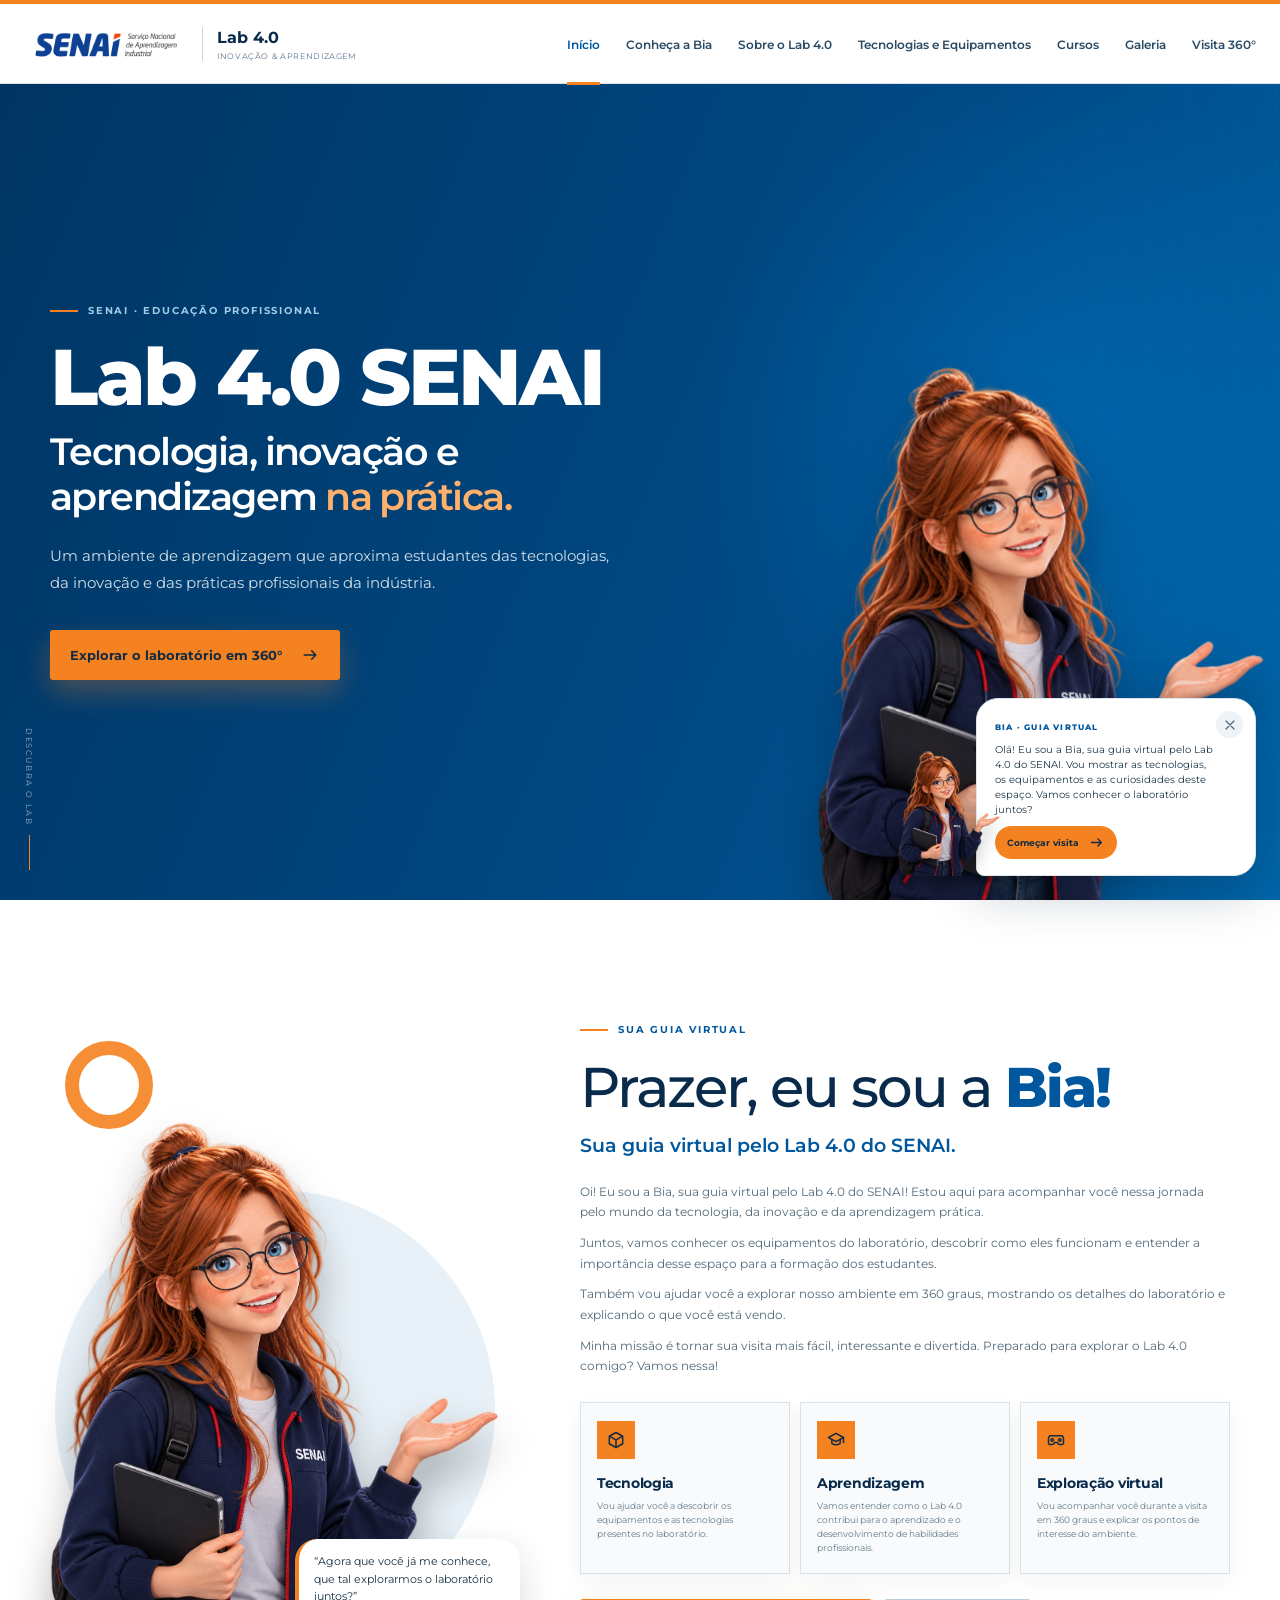
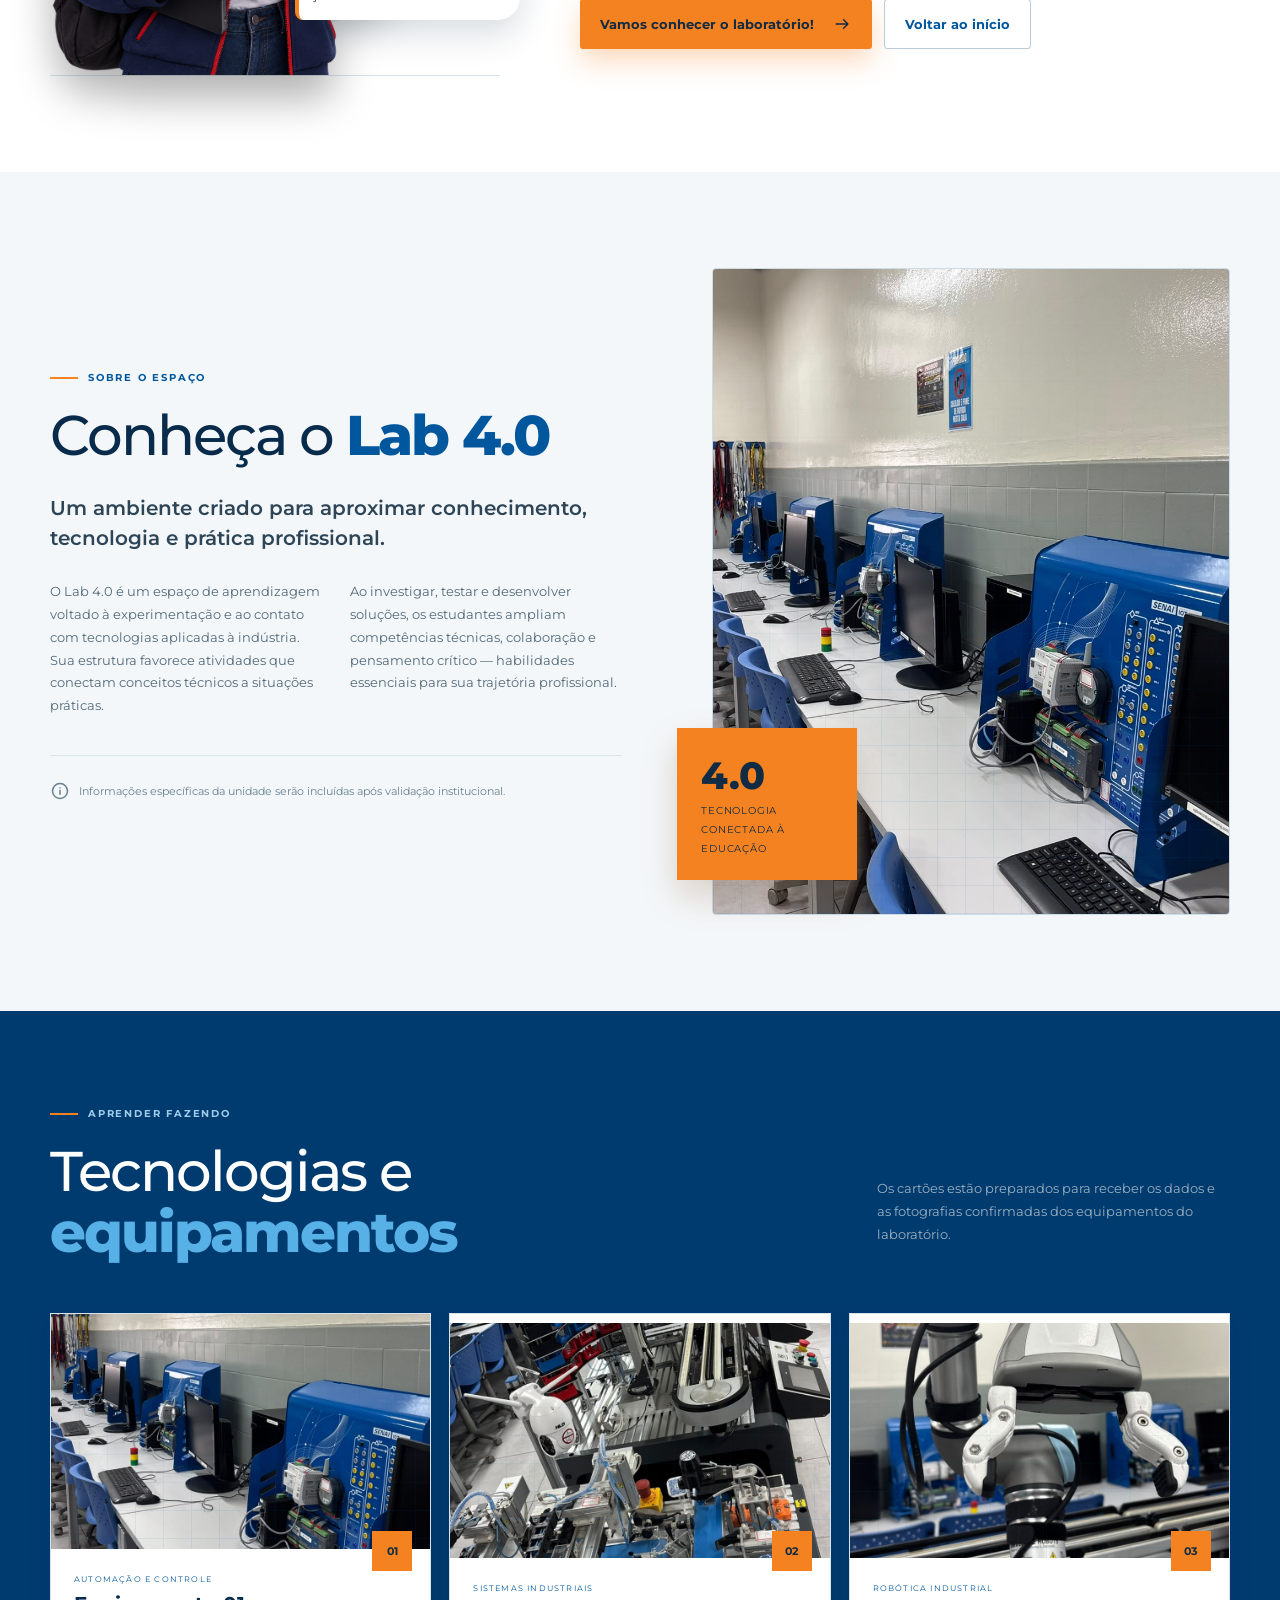
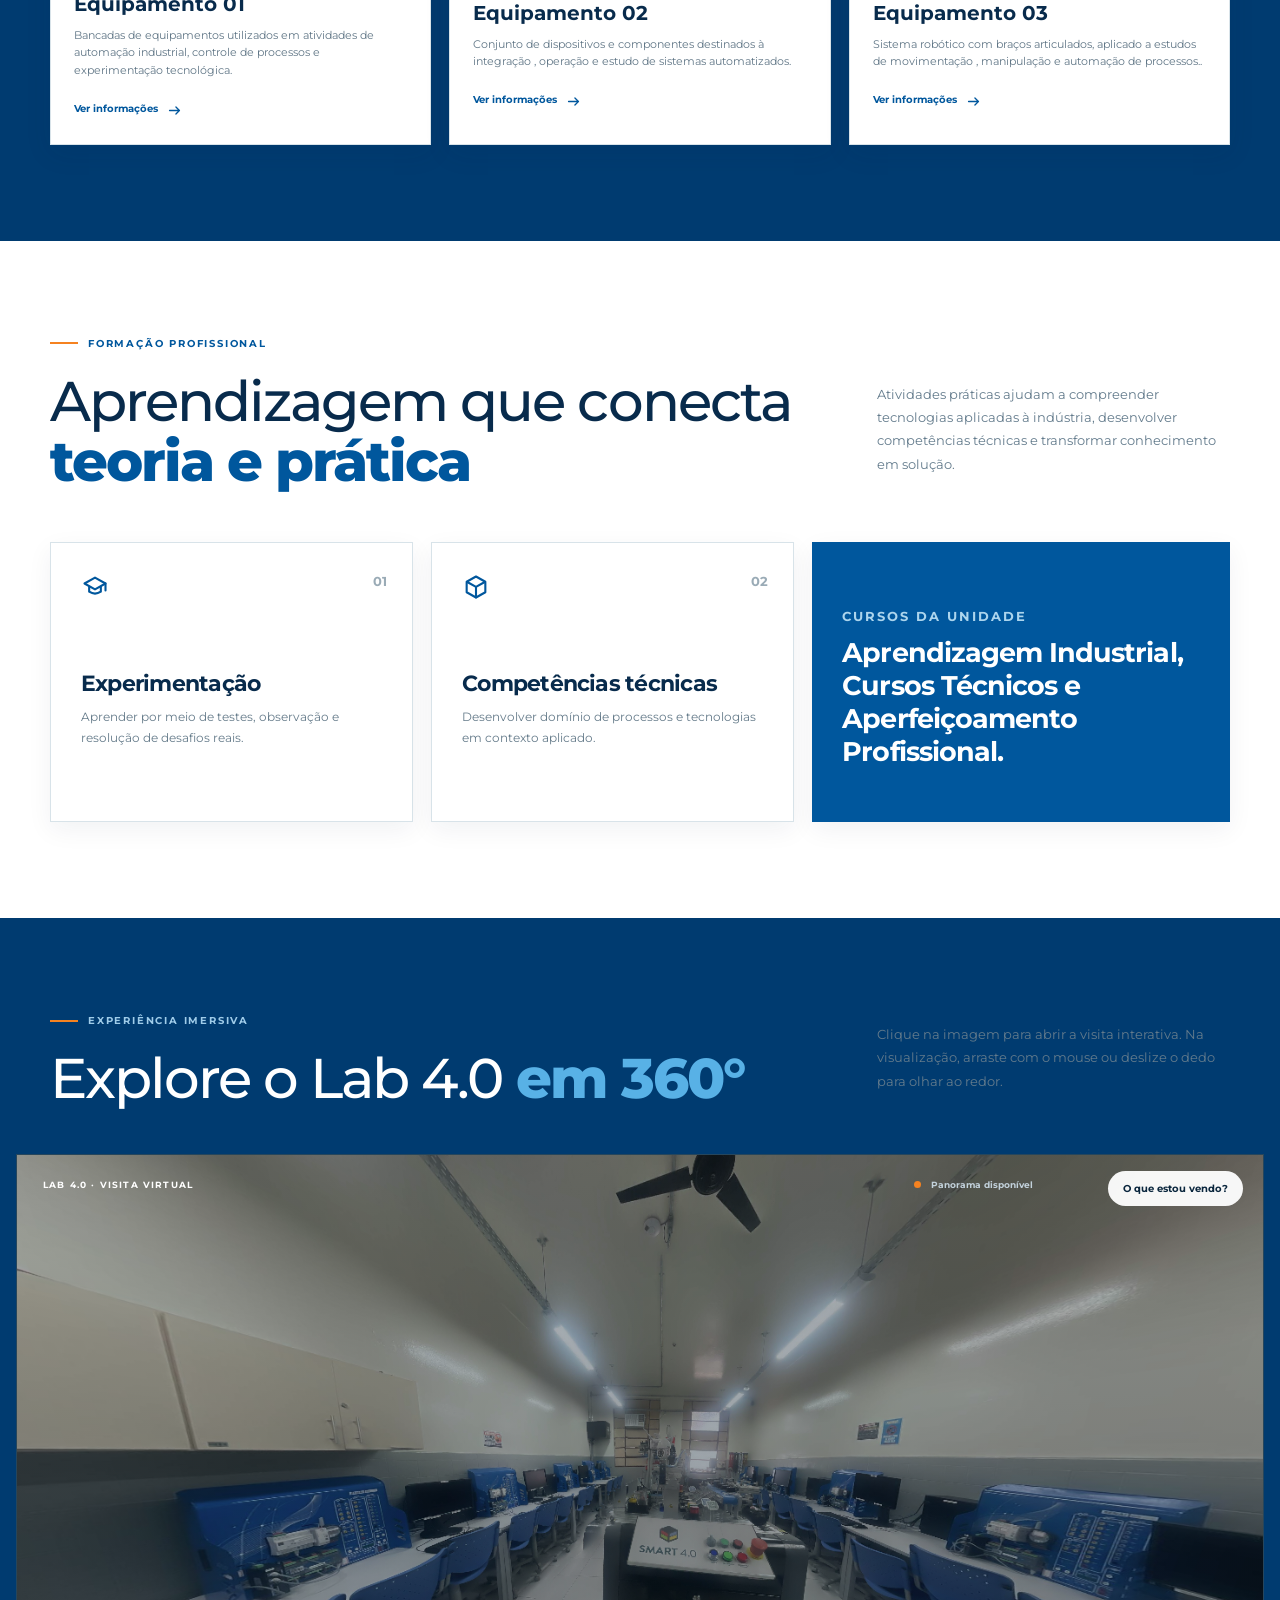
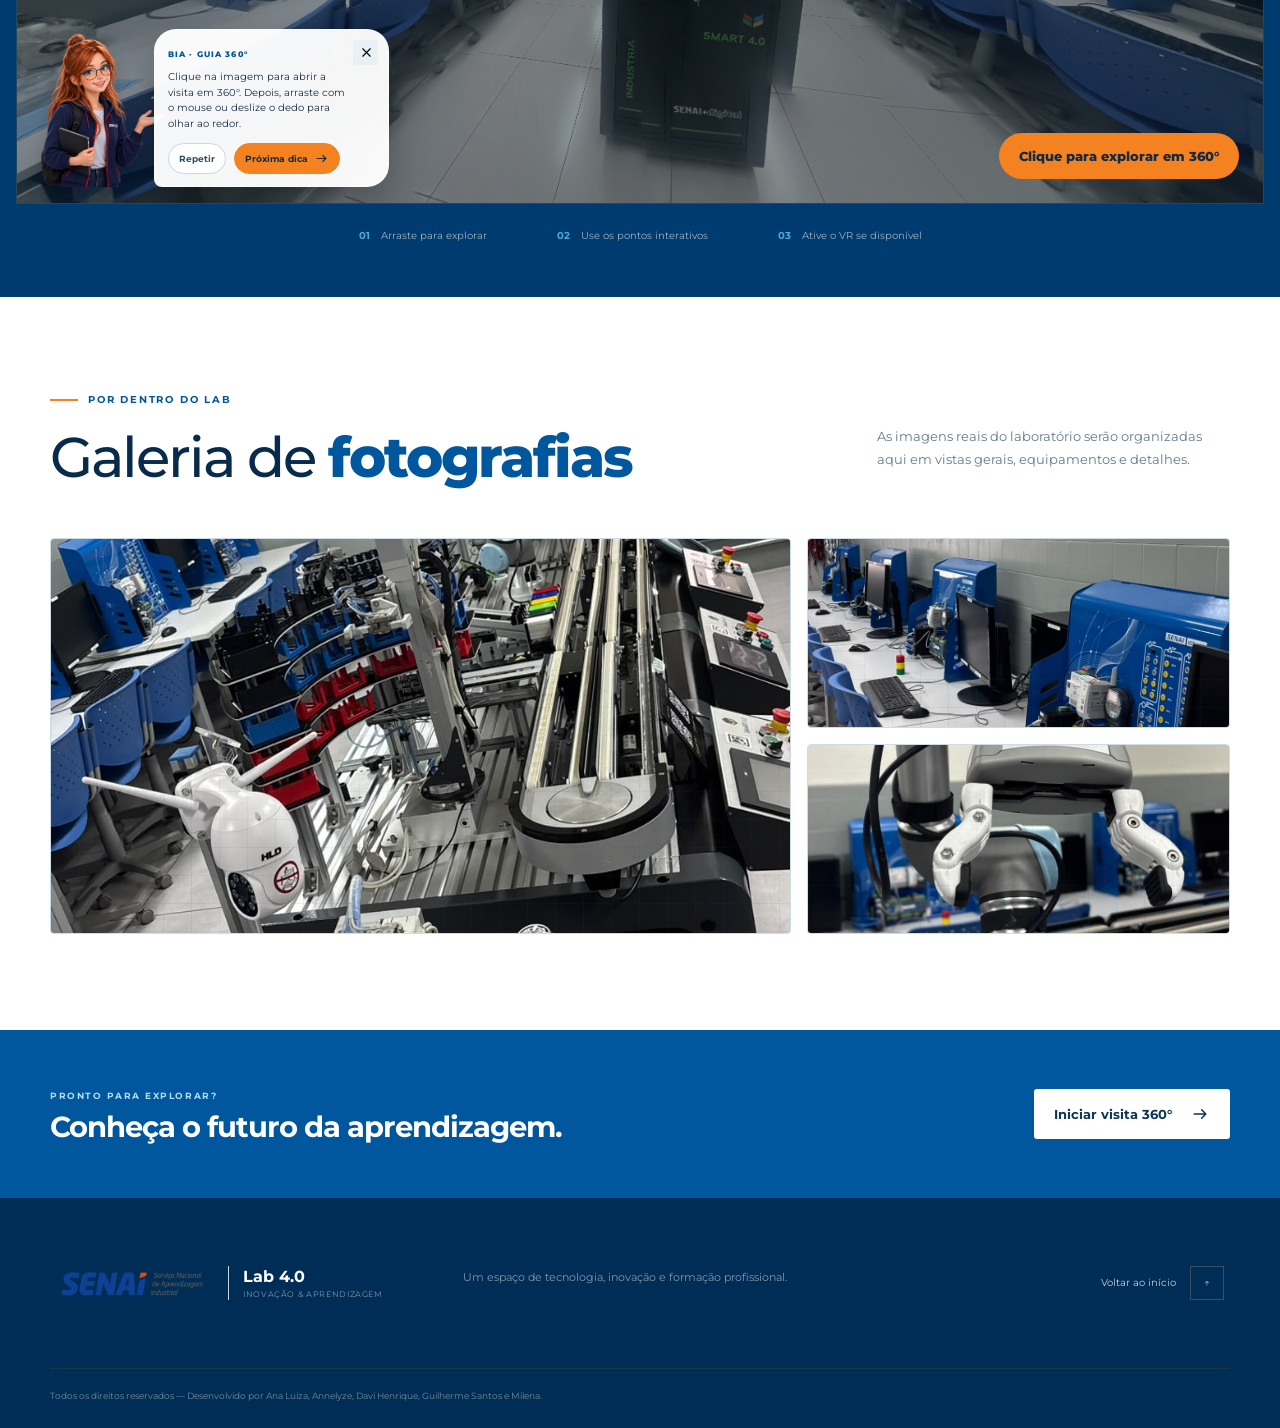
<file: index.html>
<!doctype html>
<html lang="pt-BR">
  <head>
    <meta charset="UTF-8" />
    <meta name="viewport" content="width=device-width, initial-scale=1.0" />
    <meta
      name="description"
      content="Conheça o Lab 4.0 do SENAI e explore sua experiência virtual em 360 graus."
    />
    <title>Lab 4.0 SENAI</title>
    <link rel="stylesheet" href="style.css" />
  </head>
  <body>
    <header class="site-header">
      <div class="topline"></div>
      <div class="header-inner">
        <a class="brand" href="#inicio" aria-label="Lab 4.0 SENAI — início"
          ><span class="brand__logo-wrap"
            ><img
              class="brand__logo"
              src="senai-logo-oficial.png"
              alt="SENAI — Serviço Nacional de Aprendizagem Industrial" /></span
          ><span class="brand__divider"></span
          ><span class="brand__project"
            ><b>Lab 4.0</b><small>Inovação &amp; aprendizagem</small></span
          ></a
        ><button
          class="menu-toggle"
          aria-expanded="false"
          aria-label="Abrir menu"
        >
          <svg
            aria-hidden="true"
            width="24"
            height="24"
            viewBox="0 0 24 24"
            fill="none"
            stroke="currentColor"
            stroke-width="1.8"
            stroke-linecap="round"
            stroke-linejoin="round"
          >
            <path d="M4 7h16M4 12h16M4 17h16"></path>
          </svg>
        </button>
        <nav class="nav" aria-label="Navegação principal">
          <a href="#inicio" class="active">Início</a
          ><a href="#bia" class="">Conheça a Bia</a
          ><a href="#sobre" class="">Sobre o Lab 4.0</a
          ><a href="#tecnologias" class="">Tecnologias e Equipamentos</a
          ><a href="#cursos" class="">Cursos</a
          ><a href="#galeria" class="">Galeria</a
          ><a href="#visita" class="">Visita 360°</a>
        </nav>
      </div>
    </header>
    <main>
      <section id="inicio" class="hero">
        <div class="hero__wash"></div>
        <div class="hero__content">
          <p class="eyebrow"><span></span> SENAI · EDUCAÇÃO PROFISSIONAL</p>
          <h1>Lab 4.0 SENAI</h1>
          <p class="hero__lead">
            Tecnologia, inovação e aprendizagem <em>na prática.</em>
          </p>
          <p class="hero__copy">
            Um ambiente de aprendizagem que aproxima estudantes das tecnologias,
            da inovação e das práticas profissionais da indústria.
          </p>
          <button class="button button--primary">
            Explorar o laboratório em 360°
            <svg
              aria-hidden="true"
              width="20"
              height="20"
              viewBox="0 0 24 24"
              fill="none"
              stroke="currentColor"
              stroke-width="1.8"
              stroke-linecap="round"
              stroke-linejoin="round"
            >
              <path d="M5 12h14m-5-5 5 5-5 5"></path>
            </svg>
          </button>
        </div>
        <div class="hero__bia">
          <figure class="bia">
            <img
              src="bia-transparent.png"
              alt="Bia, guia virtual do projeto: jovem estudante ruiva com óculos, sardas, jaqueta azul-marinho e tablet"
            />
          </figure>
        </div>
        <div class="hero__scroll">DESCUBRA O LAB <span></span></div>
      </section>
      <section id="bia" class="section section--bia">
        <div class="container bia-profile">
          <div class="bia-profile__visual">
            <figure class="bia">
              <img
                src="bia-transparent.png"
                alt="Bia, guia virtual do projeto: jovem estudante ruiva com óculos, sardas, jaqueta azul-marinho e tablet"
              />
            </figure>
            <span class="bia-profile__accent" aria-hidden="true"></span>
            <div class="bia-profile__message">
              “Agora que você já me conhece, que tal explorarmos o laboratório
              juntos?”
            </div>
          </div>
          <div class="bia-profile__content">
            <p class="eyebrow eyebrow--blue"><span></span> SUA GUIA VIRTUAL</p>
            <h2>Prazer, eu sou a <strong>Bia!</strong></h2>
            <p class="bia-profile__subtitle">
              Sua guia virtual pelo Lab 4.0 do SENAI.
            </p>
            <div class="bia-profile__intro">
              <p>
                Oi! Eu sou a Bia, sua guia virtual pelo Lab 4.0 do SENAI! Estou
                aqui para acompanhar você nessa jornada pelo mundo da
                tecnologia, da inovação e da aprendizagem prática.
              </p>
              <p>
                Juntos, vamos conhecer os equipamentos do laboratório, descobrir
                como eles funcionam e entender a importância desse espaço para a
                formação dos estudantes.
              </p>
              <p>
                Também vou ajudar você a explorar nosso ambiente em 360 graus,
                mostrando os detalhes do laboratório e explicando o que você
                está vendo.
              </p>
              <p>
                Minha missão é tornar sua visita mais fácil, interessante e
                divertida. Preparado para explorar o Lab 4.0 comigo? Vamos
                nessa!
              </p>
            </div>
            <div class="bia-feature-grid">
              <article>
                <span
                  ><svg
                    aria-hidden="true"
                    width="20"
                    height="20"
                    viewBox="0 0 24 24"
                    fill="none"
                    stroke="currentColor"
                    stroke-width="1.8"
                    stroke-linecap="round"
                    stroke-linejoin="round"
                  >
                    <path d="m12 3 8 4.5v9L12 21l-8-4.5v-9L12 3Z"></path>
                    <path d="m4.5 7.7 7.5 4.2 7.5-4.2M12 12v9"></path></svg
                ></span>
                <div>
                  <h3>Tecnologia</h3>
                  <p>
                    Vou ajudar você a descobrir os equipamentos e as tecnologias
                    presentes no laboratório.
                  </p>
                </div>
              </article>
              <article>
                <span
                  ><svg
                    aria-hidden="true"
                    width="20"
                    height="20"
                    viewBox="0 0 24 24"
                    fill="none"
                    stroke="currentColor"
                    stroke-width="1.8"
                    stroke-linecap="round"
                    stroke-linejoin="round"
                  >
                    <path d="m3 9 9-5 9 5-9 5-9-5Z"></path>
                    <path d="M7 12v4c3 2 7 2 10 0v-4M21 9v6"></path></svg
                ></span>
                <div>
                  <h3>Aprendizagem</h3>
                  <p>
                    Vamos entender como o Lab 4.0 contribui para o aprendizado e
                    o desenvolvimento de habilidades profissionais.
                  </p>
                </div>
              </article>
              <article>
                <span
                  ><svg
                    aria-hidden="true"
                    width="20"
                    height="20"
                    viewBox="0 0 24 24"
                    fill="none"
                    stroke="currentColor"
                    stroke-width="1.8"
                    stroke-linecap="round"
                    stroke-linejoin="round"
                  >
                    <path
                      d="M3 9.5A2.5 2.5 0 0 1 5.5 7h13A2.5 2.5 0 0 1 21 9.5v6a2 2 0 0 1-2 2h-2.2a3 3 0 0 1-2.7-1.7L13.7 15h-3.4l-.4.8a3 3 0 0 1-2.7 1.7H5a2 2 0 0 1-2-2v-6Z"
                    ></path>
                    <circle cx="7.5" cy="12" r="1.5"></circle>
                    <circle cx="16.5" cy="12" r="1.5"></circle></svg
                ></span>
                <div>
                  <h3>Exploração virtual</h3>
                  <p>
                    Vou acompanhar você durante a visita em 360 graus e explicar
                    os pontos de interesse do ambiente.
                  </p>
                </div>
              </article>
            </div>
            <div class="bia-profile__actions">
              <button class="button button--primary">
                Vamos conhecer o laboratório!
                <svg
                  aria-hidden="true"
                  width="20"
                  height="20"
                  viewBox="0 0 24 24"
                  fill="none"
                  stroke="currentColor"
                  stroke-width="1.8"
                  stroke-linecap="round"
                  stroke-linejoin="round"
                >
                  <path d="M5 12h14m-5-5 5 5-5 5"></path>
                </svg></button
              ><button class="button button--secondary">
                Voltar ao início
              </button>
            </div>
          </div>
        </div>
      </section>
      <section id="sobre" class="section section--about">
        <div class="container split">
          <div>
            <p class="eyebrow eyebrow--blue"><span></span> SOBRE O ESPAÇO</p>
            <h2>Conheça o <strong>Lab 4.0</strong></h2>
            <p class="section-lead">
              Um ambiente criado para aproximar conhecimento, tecnologia e
              prática profissional.
            </p>
            <div class="copy-columns">
              <p>
                O Lab 4.0 é um espaço de aprendizagem voltado à experimentação e
                ao contato com tecnologias aplicadas à indústria. Sua estrutura
                favorece atividades que conectam conceitos técnicos a situações
                práticas.
              </p>
              <p>
                Ao investigar, testar e desenvolver soluções, os estudantes
                ampliam competências técnicas, colaboração e pensamento crítico
                — habilidades essenciais para sua trajetória profissional.
              </p>
            </div>
            <p class="data-note">
              <svg
                aria-hidden="true"
                width="20"
                height="20"
                viewBox="0 0 24 24"
                fill="none"
                stroke="currentColor"
                stroke-width="1.8"
                stroke-linecap="round"
                stroke-linejoin="round"
              >
                <circle cx="12" cy="12" r="9"></circle>
                <path d="M12 11v5M12 8h.01"></path>
              </svg>
              Informações específicas da unidade serão incluídas após validação
              institucional.
            </p>
          </div>
          <div class="about-media">
            <div
              class="placeholder placeholder--photo"
              role="img"
              aria-label="Vista real do ambiente. Imagem real ainda não fornecida."
            >
              <div class="placeholder__grid"></div>
              <img src="fotos 4.0.jpg" alt="" aria-hidden="true" />
              <span class="placeholder__icon"
                ><svg
                  aria-hidden="true"
                  width="28"
                  height="28"
                  viewBox="0 0 24 24"
                  fill="none"
                  stroke="currentColor"
                  stroke-width="1.8"
                  stroke-linecap="round"
                  stroke-linejoin="round"
                >
                  <rect x="3" y="4" width="18" height="16" rx="2"></rect>
                  <path d="m3 16 5-5 4 4 3-3 6 6M16 8h.01"></path></svg></span
              ><strong>Vista real do ambiente</strong
              ><small>Espaço preparado para o arquivo oficial</small>
            </div>
            <div class="stat">
              <b>4.0</b><span>tecnologia conectada à educação</span>
            </div>
          </div>
        </div>
      </section>
      <section id="tecnologias" class="section section--ink">
        <div class="container">
          <div class="section-heading section-heading--light">
            <div>
              <p class="eyebrow"><span></span> APRENDER FAZENDO</p>
              <h2>Tecnologias e <strong>equipamentos</strong></h2>
            </div>
            <p>
              Os cartões estão preparados para receber os dados e as fotografias
              confirmadas dos equipamentos do laboratório.
            </p>
          </div>
          <div class="card-grid">
            <button class="equipment-card">
              <div
                class="placeholder placeholder--photo"
                role="img"
                aria-label="Fotografia do equipamento 01. Imagem real ainda não fornecida."
              >
                <div class="placeholder__grid"></div>
                <img src="fotos 4.0.jpg" alt="" aria-hidden="true" />
                <span class="placeholder__icon"
                  ><svg
                    aria-hidden="true"
                    width="28"
                    height="28"
                    viewBox="0 0 24 24"
                    fill="none"
                    stroke="currentColor"
                    stroke-width="1.8"
                    stroke-linecap="round"
                    stroke-linejoin="round"
                  >
                    <rect x="3" y="4" width="18" height="16" rx="2"></rect>
                    <path d="m3 16 5-5 4 4 3-3 6 6M16 8h.01"></path></svg></span
                ><strong>Fotografia do equipamento 01</strong
                ><small>Espaço preparado para o arquivo oficial</small>
              </div>
              <span class="equipment-card__number">01</span
              ><span class="equipment-card__body"
                ><small>AUTOMAÇÃO E CONTROLE</small><b>Equipamento 01</b
                ><span
                  >Bancadas de equipamentos utilizados em atividades de automação industrial, 
                  controle de processos e experimentação tecnológica.</span
                ><i
                  >Ver informações
                  <svg
                    aria-hidden="true"
                    width="17"
                    height="17"
                    viewBox="0 0 24 24"
                    fill="none"
                    stroke="currentColor"
                    stroke-width="1.8"
                    stroke-linecap="round"
                    stroke-linejoin="round"
                  >
                    <path d="M5 12h14m-5-5 5 5-5 5"></path></svg></i
              ></span></button
            ><button class="equipment-card">
              <div
                class="placeholder placeholder--photo"
                role="img"
                aria-label="Fotografia do equipamento 02. Imagem real ainda não fornecida."
              >
                <div class="placeholder__grid"></div>
                <img src="fotos 4.0-2.jpg" alt="" aria-hidden="true" />
                <span class="placeholder__icon"
                  ><svg
                    aria-hidden="true"
                    width="28"
                    height="28"
                    viewBox="0 0 24 24"
                    fill="none"
                    stroke="currentColor"
                    stroke-width="1.8"
                    stroke-linecap="round"
                    stroke-linejoin="round"
                  >
                    <rect x="3" y="4" width="18" height="16" rx="2"></rect>
                    <path d="m3 16 5-5 4 4 3-3 6 6M16 8h.01"></path></svg></span
                ><strong>Fotografia do equipamento 02</strong
                ><small>Espaço preparado para o arquivo oficial</small>
              </div>
              <span class="equipment-card__number">02</span
              ><span class="equipment-card__body"
                ><small>SISTEMAS INDUSTRIAIS</small><b>Equipamento 02</b
                ><span
                  >Conjunto de dispositivos e componentes destinados à integração
                  , operação e estudo de sistemas automatizados.</span
                ><i
                  >Ver informações
                  <svg
                    aria-hidden="true"
                    width="17"
                    height="17"
                    viewBox="0 0 24 24"
                    fill="none"
                    stroke="currentColor"
                    stroke-width="1.8"
                    stroke-linecap="round"
                    stroke-linejoin="round"
                  >
                    <path d="M5 12h14m-5-5 5 5-5 5"></path></svg></i
              ></span></button
            ><button class="equipment-card">
              <div
                class="placeholder placeholder--photo"
                role="img"
                aria-label="Fotografia do equipamento 03. Imagem real ainda não fornecida."
              >
                <div class="placeholder__grid"></div>
                <img src="fotos 4.0-4.jpg" alt="" aria-hidden="true" />
                <span class="placeholder__icon"
                  ><svg
                    aria-hidden="true"
                    width="28"
                    height="28"
                    viewBox="0 0 24 24"
                    fill="none"
                    stroke="currentColor"
                    stroke-width="1.8"
                    stroke-linecap="round"
                    stroke-linejoin="round"
                  >
                    <rect x="3" y="4" width="18" height="16" rx="2"></rect>
                    <path d="m3 16 5-5 4 4 3-3 6 6M16 8h.01"></path></svg></span
                ><strong>Fotografia do equipamento 03</strong
                ><small>Espaço preparado para o arquivo oficial</small>
              </div>
              <span class="equipment-card__number">03</span
              ><span class="equipment-card__body"
                ><small>ROBÓTICA INDUSTRIAL</small><b>Equipamento 03</b
                ><span
                  >Sistema robótico com braços articulados, aplicado a estudos de movimentação
                  , manipulação e automação de processos..</span
                ><i
                  >Ver informações
                  <svg
                    aria-hidden="true"
                    width="17"
                    height="17"
                    viewBox="0 0 24 24"
                    fill="none"
                    stroke="currentColor"
                    stroke-width="1.8"
                    stroke-linecap="round"
                    stroke-linejoin="round"
                  >
                    <path d="M5 12h14m-5-5 5 5-5 5"></path></svg></i
              ></span>
            </button>
          </div>
          <dialog class="equipment-dialog" aria-labelledby="equipment-dialog-title">
            <button
              class="equipment-dialog__close"
              type="button"
              aria-label="Fechar informações"
            >
              ×
            </button>
            <small class="equipment-dialog__category"></small>
            <h3 id="equipment-dialog-title"></h3>
            <p class="equipment-dialog__description"></p>
            <p class="equipment-dialog__note">
              Estas informações apresentam as atividades relacionadas a este
              equipamento no laboratório.
            </p>
          </dialog>
        </div>
      </section>
      <section id="cursos" class="section">
        <div class="container">
          <div class="section-heading">
            <div>
              <p class="eyebrow eyebrow--blue">
                <span></span> FORMAÇÃO PROFISSIONAL
              </p>
              <h2>
                Aprendizagem que conecta <strong>teoria e prática</strong>
              </h2>
            </div>
            <p>
              Atividades práticas ajudam a compreender tecnologias aplicadas à
              indústria, desenvolver competências técnicas e transformar
              conhecimento em solução.
            </p>
          </div>
          <div class="learning-grid">
            <article>
              <span
                ><svg
                  aria-hidden="true"
                  width="28"
                  height="28"
                  viewBox="0 0 24 24"
                  fill="none"
                  stroke="currentColor"
                  stroke-width="1.8"
                  stroke-linecap="round"
                  stroke-linejoin="round"
                >
                  <path d="m3 9 9-5 9 5-9 5-9-5Z"></path>
                  <path d="M7 12v4c3 2 7 2 10 0v-4M21 9v6"></path></svg></span
              ><small>01</small>
              <h3>Experimentação</h3>
              <p>
                Aprender por meio de testes, observação e resolução de desafios
                reais.
              </p>
            </article>
            <article>
              <span
                ><svg
                  aria-hidden="true"
                  width="28"
                  height="28"
                  viewBox="0 0 24 24"
                  fill="none"
                  stroke="currentColor"
                  stroke-width="1.8"
                  stroke-linecap="round"
                  stroke-linejoin="round"
                >
                  <path d="m12 3 8 4.5v9L12 21l-8-4.5v-9L12 3Z"></path>
                  <path d="m4.5 7.7 7.5 4.2 7.5-4.2M12 12v9"></path></svg></span
              ><small>02</small>
              <h3>Competências técnicas</h3>
              <p>
                Desenvolver domínio de processos e tecnologias em contexto
                aplicado.
              </p>
            </article>
            <article class="course-hold">
              <small>CURSOS DA UNIDADE</small>
              <h3>Aprendizagem Industrial, Cursos Técnicos e Aperfeiçoamento Profissional.</h3>
              <p>

              </p>
            </article>
          </div>
        </div>
      </section>
      <section id="visita" class="section section--viewer">
        <div class="container">
          <div class="viewer-heading">
            <div>
              <p class="eyebrow"><span></span> EXPERIÊNCIA IMERSIVA</p>
              <h2>Explore o Lab 4.0 <strong>em 360°</strong></h2>
            </div>
            <p>
              Clique na imagem para abrir a visita interativa. Na visualização,
              arraste com o mouse ou deslize o dedo para olhar ao redor.
            </p>
          </div>
        </div>
        <div class="panorama-shell">
          <div class="panorama">
            <a
              class="panorama__preview"
              href="visual.html"
              aria-label="Abrir a visita interativa do laboratório em 360 graus"
            >
              <span class="panorama__open">Clique para explorar em 360°</span>
            </a>
            <div class="panorama__top">
              <span>LAB 4.0 · VISITA VIRTUAL</span
              ><span class="status"><i></i> Panorama disponível</span>
            </div>
            <button
              class="info-toggle"
              type="button"
              aria-expanded="false"
              aria-controls="viewer-info"
            >
              O que estou vendo?
            </button>
            <div class="viewer-panel" id="viewer-info" hidden>
              <button
                class="viewer-panel__close"
                type="button"
                aria-label="Fechar informações"
              >
                ×
              </button>
              <b>Prévia do Lab 4.0</b>
              <p>
                Esta é uma prévia do laboratório. Clique em “Clique para
                explorar em 360°” para abrir a visita interativa e arraste ou
                deslize para olhar ao redor.
              </p>
            </div>
            <aside class="viewer-bia viewer-bia--open" aria-live="polite">
              <figure class="bia bia--compact">
                <img
                  src="bia-transparent.png"
                  alt="Bia, guia virtual do projeto: jovem estudante ruiva com óculos, sardas, jaqueta azul-marinho e tablet"
                />
              </figure>
              <div class="viewer-bia__bubble">
                <button class="viewer-bia__close" aria-label="Minimizar Bia">
                  <svg
                    aria-hidden="true"
                    width="15"
                    height="15"
                    viewBox="0 0 24 24"
                    fill="none"
                    stroke="currentColor"
                    stroke-width="1.8"
                    stroke-linecap="round"
                    stroke-linejoin="round"
                  >
                    <path d="m6 6 12 12M18 6 6 18"></path>
                  </svg></button
                ><small>BIA · GUIA 360°</small>
                <p>
                  Clique na imagem para abrir a visita em 360°. Depois, arraste
                  com o mouse ou deslize o dedo para olhar ao redor.
                </p>
                <div class="viewer-bia__actions">
                  <button aria-label="Repetir explicação atual">Repetir</button><button>
                    Próxima dica
                    <svg
                      aria-hidden="true"
                      width="15"
                      height="15"
                      viewBox="0 0 24 24"
                      fill="none"
                      stroke="currentColor"
                      stroke-width="1.8"
                      stroke-linecap="round"
                      stroke-linejoin="round"
                    >
                      <path d="M5 12h14m-5-5 5 5-5 5"></path>
                    </svg>
                  </button>
                </div>
              </div>
            </aside>
          </div>
        </div>
        <div class="container viewer-notes">
          <span><b>01</b> Arraste para explorar</span
          ><span><b>02</b> Use os pontos interativos</span
          ><span><b>03</b> Ative o VR se disponível</span>
        </div>
      </section>
      <section id="galeria" class="section">
        <div class="container">
          <div class="section-heading">
            <div>
              <p class="eyebrow eyebrow--blue">
                <span></span> POR DENTRO DO LAB
              </p>
              <h2>Galeria de <strong>fotografias</strong></h2>
            </div>
            <p>
              As imagens reais do laboratório serão organizadas aqui em vistas
              gerais, equipamentos e detalhes.
            </p>
          </div>
          <div class="gallery">
            <div class="gallery__large">
              <div
                class="placeholder placeholder--photo"
                role="img"
                aria-label="Vista geral do laboratório. Imagem real ainda não fornecida."
              >
                <div class="placeholder__grid"></div>
                <img
          src="fotos 4.0-3.jpg">
                <span class="placeholder__icon"
                  ><svg
                    aria-hidden="true"
                    width="28"
                    height="28"
                    viewBox="0 0 24 24"
                    fill="none"
                    stroke="currentColor"
                    stroke-width="1.8"
                    stroke-linecap="round"
                    stroke-linejoin="round"
                  >
                    <rect x="3" y="4" width="18" height="16" rx="2"></rect>
                    <path d="m3 16 5-5 4 4 3-3 6 6M16 8h.01"></path></svg></span
                ><strong>Vista geral do laboratório</strong
                ><small>Espaço preparado para o arquivo oficial</small>
              </div>
            </div>
            <div
              class="placeholder placeholder--photo"
              role="img"
              aria-label="Equipamentos. Imagem real ainda não fornecida."
            >
              <div class="placeholder__grid"></div>
              <img
              src="fotos 4.0.jpg">
              <span class="placeholder__icon"
                ><svg
                  aria-hidden="true"
                  width="28"
                  height="28"
                  viewBox="0 0 24 24"
                  fill="none"
                  stroke="currentColor"
                  stroke-width="1.8"
                  stroke-linecap="round"
                  stroke-linejoin="round"
                >
                  <rect x="3" y="4" width="18" height="16" rx="2"></rect>
                  <path d="m3 16 5-5 4 4 3-3 6 6M16 8h.01"></path></svg></span
              ><strong>Equipamentos</strong
              ><small>Espaço preparado para o arquivo oficial</small>
            </div>
            <div
              class="placeholder placeholder--photo"
              role="img"
              aria-label="Detalhes do espaço. Imagem real ainda não fornecida."
            >
            <img
              src="fotos 4.0-4.jpg">
              <div class="placeholder__grid"></div>
              <span class="placeholder__icon"
                ><svg
                  aria-hidden="true"
                  width="28"
                  height="28"
                  viewBox="0 0 24 24"
                  fill="none"
                  stroke="currentColor"
                  stroke-width="1.8"
                  stroke-linecap="round"
                  stroke-linejoin="round"
                >
                  <rect x="3" y="4" width="18" height="16" rx="2"></rect>
                  <path d="m3 16 5-5 4 4 3-3 6 6M16 8h.01"></path></svg></span
              ><strong>Detalhes do espaço</strong
              ><small>Espaço preparado para o arquivo oficial</small>
            </div>
          </div>
        </div>
      </section>
      <section class="cta">
        <div class="container">
          <div>
            <small>PRONTO PARA EXPLORAR?</small>
            <h2>Conheça o futuro da aprendizagem.</h2>
          </div>
          <button class="button button--light">
            Iniciar visita 360°
            <svg
              aria-hidden="true"
              width="20"
              height="20"
              viewBox="0 0 24 24"
              fill="none"
              stroke="currentColor"
              stroke-width="1.8"
              stroke-linecap="round"
              stroke-linejoin="round"
            >
              <path d="M5 12h14m-5-5 5 5-5 5"></path>
            </svg>
          </button>
        </div>
      </section>
    </main>
    <footer>
      <div class="container footer-main">
        <div class="brand brand--footer">
          <span class="brand__logo-wrap"
            ><img
              class="brand__logo"
              src="senai-logo-oficial.png"
              alt="SENAI — Serviço Nacional de Aprendizagem Industrial" /></span
          ><span class="brand__divider"></span
          ><span class="brand__project"
            ><b>Lab 4.0</b><small>Inovação &amp; aprendizagem</small></span
          >
        </div>
        <p>Um espaço de tecnologia, inovação e formação profissional.</p>
        <button>Voltar ao início <span>↑</span></button>
      </div>
      <div class="footer-bottom container">
        Todos os direitos reservados — Desenvolvido por Ana Luiza, Annelyze,
        Davi Henrique, Guilherme Santos e Milena.
      </div>
    </footer>
    <aside class="guide guide--open" aria-live="polite">
      <figure class="bia bia--compact">
        <img
          src="bia-transparent.png"
          alt="Bia, guia virtual do projeto: jovem estudante ruiva com óculos, sardas, jaqueta azul-marinho e tablet"
        />
      </figure>
      <div class="guide__bubble">
        <button class="guide__close" aria-label="Minimizar Bia">
          <svg
            aria-hidden="true"
            width="16"
            height="16"
            viewBox="0 0 24 24"
            fill="none"
            stroke="currentColor"
            stroke-width="1.8"
            stroke-linecap="round"
            stroke-linejoin="round"
          >
            <path d="m6 6 12 12M18 6 6 18"></path>
          </svg></button
        ><small>BIA · GUIA VIRTUAL</small>
        <p>
          Olá! Eu sou a Bia, sua guia virtual pelo Lab 4.0 do SENAI. Vou mostrar
          as tecnologias, os equipamentos e as curiosidades deste espaço. Vamos
          conhecer o laboratório juntos?
        </p>
        <button class="guide__start">
          Começar visita
          <svg
            aria-hidden="true"
            width="17"
            height="17"
            viewBox="0 0 24 24"
            fill="none"
            stroke="currentColor"
            stroke-width="1.8"
            stroke-linecap="round"
            stroke-linejoin="round"
          >
            <path d="M5 12h14m-5-5 5 5-5 5"></path>
          </svg>
        </button>
      </div>
    </aside>
    <script src="script.js" type="module"></script>
    
  </body>
</html>
</file>
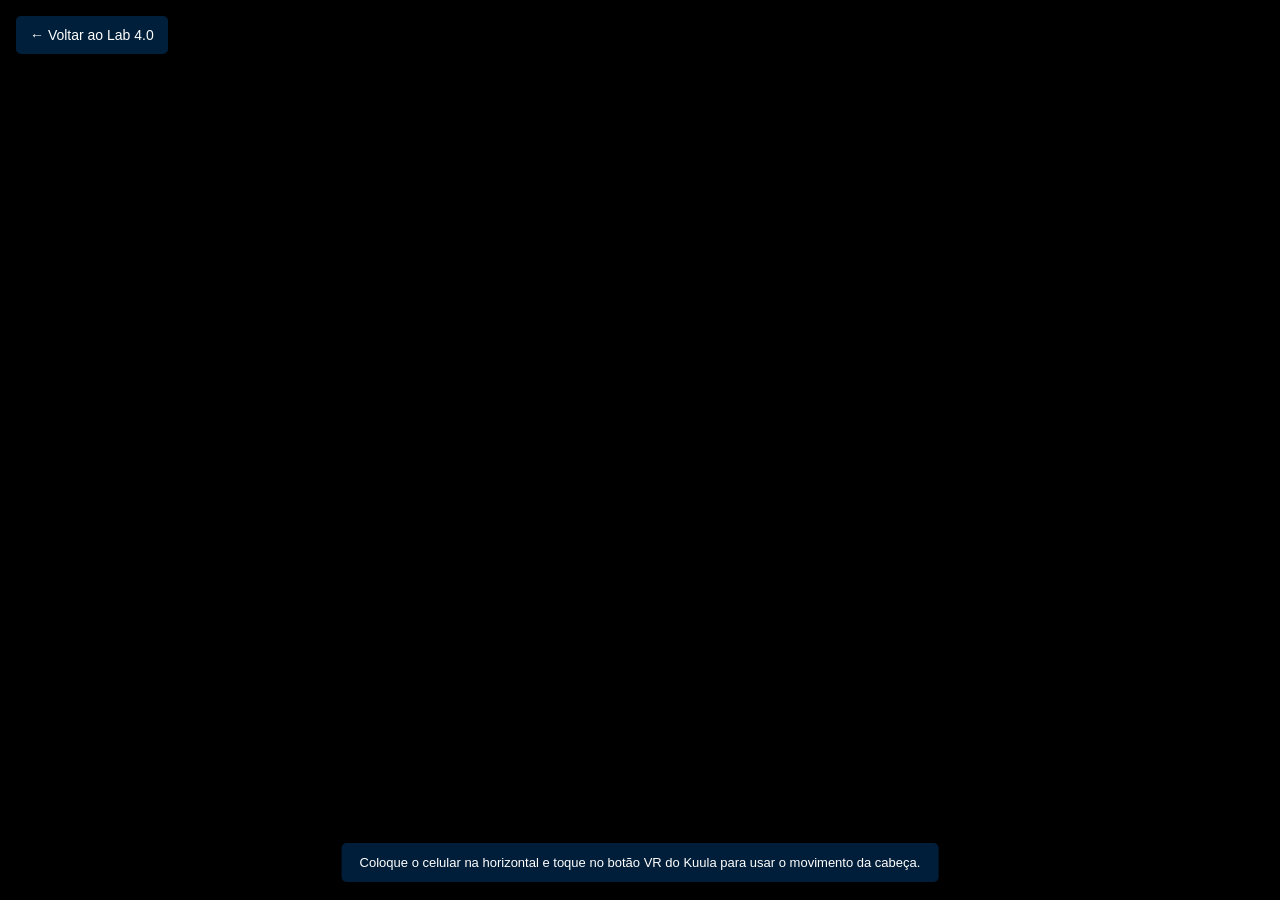
<file: visual.html>
<!DOCTYPE html>
<html lang="pt-BR">
<head>
  <meta charset="UTF-8">
  <meta name="viewport" content="width=device-width, initial-scale=1.0, maximum-scale=1.0, user-scalable=no">
  <meta name="description" content="Explore o Lab 4.0 do SENAI em uma visita virtual de 360 graus.">
  <title>Visita 360° — Lab 4.0 SENAI</title>
  <script src="https://static.kuula.io/api.js"></script>

  <style>
    * {
      box-sizing: border-box;
    }

    html, body {
      width: 100%;
      height: 100%;
      margin: 0;
      padding: 0;
      overflow: hidden;
      background: #000;
      font-family: Arial, sans-serif;
    }

    /* Estrutura base para Computadores */
    #stereo-view {
      display: flex;
      flex-direction: row;
      width: 100vw;
      height: 100vh;
      overflow: hidden;
    }

    #scene-esquerda,
    #scene-direita {
      position: relative;
      flex: 0 0 100%;
      width: 100%;
      height: 100%;
      margin: 0;
      padding: 0;
      overflow: hidden;
    }

    #scene-direita {
      display: none;
    }

    .kuula-frame {
      display: block;
      width: 100%;
      height: 100%;
      border: 0;
    }

    /* Controles superiores padrão */
    .viewer-tools {
      position: fixed;
      z-index: 100;
      top: 16px;
      left: 16px;
      display: flex;
      align-items: center;
      gap: 10px;
    }

    .viewer-tools a {
      padding: 11px 14px;
      color: #fff;
      background: rgba(0, 35, 65, 0.90);
      font-size: 14px;
      text-decoration: none;
      border-radius: 5px;
    }

    .viewer-tools a:hover {
      background: #00579d;
    }

    .vr-instructions {
      position: fixed;
      z-index: 100;
      bottom: 18px;
      left: 50%;
      transform: translateX(-50%);
      width: max-content;
      max-width: 90%;
      padding: 12px 18px;
      color: #fff;
      background: rgba(0, 35, 65, 0.88);
      border-radius: 5px;
      font-size: 13px;
      text-align: center;
    }

    @media screen and (max-width: 1024px), screen and (hover: none) and (pointer: coarse) {
      html, body {
        width: 100%;
        height: 100dvh;
      }

      #stereo-view {
        height: 100dvh;
      }

      #scene-esquerda,
      #scene-direita {
        display: block;
        flex: 0 0 50%;
        width: 50%;
      }

      .viewer-tools {
        top: 12px;
        left: 12px;
        gap: 5px;
      }

      .viewer-tools a {
        padding: 8px 10px;
        font-size: 11px;
      }

      .vr-instructions {
        top: 55px;
        bottom: auto;
        left: 12px;
        right: 12px;
        transform: none;
        width: auto;
        max-width: none;
        padding: 9px;
        font-size: 11px;
      }
    }
  </style>
</head>

<body>

  <nav class="viewer-tools" aria-label="Virtual tour controls">
    <a href="index.html#visita">← Voltar ao Lab 4.0</a>
  </nav>

  <div class="vr-instructions">
    Coloque o celular na horizontal e toque no botão VR do Kuula para usar o movimento da cabeça.
  </div>

  <main id="stereo-view">
    <section id="scene-esquerda">
      <script
        data-kuula="https://kuula.co/share/LCHdQ/collection/7dcCJ?logo=1&amp;info=1&amp;fs=1&amp;vr=1&amp;thumbs=1&amp;priority=1"
        data-width="100%"
        data-height="100%"
        data-css="kuula-frame">
      </script>
    </section>
    <section id="scene-direita">
      <script
        data-kuula="https://kuula.co/share/LCHdQ/collection/7dcCJ?logo=1&amp;info=1&amp;fs=1&amp;vr=1&amp;thumbs=1&amp;priority=1"
        data-width="100%"
        data-height="100%"
        data-css="kuula-frame">
      </script>
    </section>
  </main>

  <script src="https://static.kuula.io/embed.js"></script>
  <script>
    KuulaPlayerAPI.synchronizePlayers(true);
  </script>

</body>
</html>
</file>
<file: style.css>
@import url('https://fonts.googleapis.com/css2?family=Montserrat:wght@400;500;600;700;800&display=swap');

:root {
  --color-senai-blue: #00579d;
  --color-senai-orange: #f58220;
  --color-ink: #082b4c;
  --color-navy: #003b70;
  --color-mist: #f4f7f9;
  --color-sky: #e8f1f7;
}

:root { scroll-behavior: smooth; color: var(--color-ink); font-family: 'Montserrat', sans-serif; }
body { margin: 0; background: #fff; }
button, a { font: inherit; -webkit-tap-highlight-color: transparent; }
button:focus-visible, a:focus-visible { outline: 3px solid #66bfff; outline-offset: 3px; }
h1, h2, h3 { font-family: 'Montserrat', sans-serif; letter-spacing: -.035em; }
figure, p { margin-top: 0; }
img { max-width: 100%; }

* { box-sizing: border-box; }
.container { width: min(1180px, calc(100% - 48px)); margin-inline: auto; }
.topline { height: 4px; background: #f58220; }
.site-header { height: 84px; position: sticky; top: 0; z-index: 50; background: rgba(255,255,255,.98); backdrop-filter: blur(15px); border-bottom: 1px solid #d8e3e9; }
.header-inner { height: 80px; width: min(1320px, calc(100% - 48px)); margin: auto; display: flex; align-items: center; justify-content: space-between; }
.brand { display: flex; align-items: center; color: #082b4c; text-decoration: none; flex-shrink: 0; }
.brand__logo-wrap { display: flex; align-items: center; padding: 0; background: transparent; }
.brand__logo { display: block; width: 164px; height: auto; }
.brand__divider { width: 1px; height: 34px; background: #c7d7e2; margin: 0 14px; }
.brand__project { display: grid; line-height: 1; }
.brand__project b { font: 700 16px/1.2 'Montserrat'; }
.brand__project small { font-size: 8px; margin-top: 4px; letter-spacing: .08em; text-transform: uppercase; color: #597083; }
.nav { display: flex; height: 100%; align-items: center; gap: 26px; }
.nav a { color: #294b65; text-decoration: none; font-size: 12px; font-weight: 600; height: 100%; display: flex; align-items: center; position: relative; }
.nav a::after { content: ''; position: absolute; bottom: -1px; left: 0; right: 0; height: 3px; background: #f58220; transform: scaleX(0); transition: transform .2s; }
.nav a:hover, .nav a.active { color: #00579d; }
.nav a.active::after { transform: scaleX(1); }
.menu-toggle { display: none; }

.hero { min-height: calc(100vh - 84px); height: 760px; position: relative; overflow: hidden; color: white; display: flex; align-items: center; background: #003b70; }
.hero__wash { position: absolute; inset: 0; background: radial-gradient(circle at 82% 42%, rgba(0,112,188,.56), transparent 31%), linear-gradient(112deg, #003563 0%, #004a86 63%, #0065a9 100%); }
.hero__wash::after { content: ''; position: absolute; inset: 0; opacity: .14; background-image: linear-gradient(rgba(255,255,255,.12) 1px,transparent 1px),linear-gradient(90deg,rgba(255,255,255,.12) 1px,transparent 1px); background-size: 44px 44px; mask-image: linear-gradient(90deg,transparent 48%,black); }
.hero__content { position: relative; z-index: 2; width: min(1180px, calc(100% - 48px)); margin: auto; padding-right: 48%; }
.eyebrow { display: flex; align-items: center; gap: 10px; font-size: 10px; letter-spacing: .18em; font-weight: 700; color: #9fcce9; margin-bottom: 21px; }
.eyebrow span { width: 28px; height: 2px; background: #f58220; }
.eyebrow--blue { color: #00579d; }
.hero h1 { font-size: clamp(46px, 6.2vw, 86px); line-height: .98; font-weight: 800; margin: 0; }
.hero__lead { font: 600 clamp(24px, 3vw, 40px)/1.18 'Montserrat'; letter-spacing: -.04em; max-width: 700px; margin: 13px 0 24px; }
.hero__lead em { color: #ffb06a; font-style: normal; }
.hero__copy { max-width: 590px; color: #d0dde6; font-size: 15px; line-height: 1.75; margin-bottom: 34px; }
.button { border: 0; cursor: pointer; display: inline-flex; align-items: center; gap: 18px; padding: 15px 20px; font-weight: 700; font-size: 13px; border-radius: 3px; transition: transform .2s, background .2s; }
.button:hover { transform: translateY(-2px); }
.button--primary { color: #102b43; background: #f58220; box-shadow: 0 12px 28px rgba(245,130,32,.3); }
.button--primary:hover { background: #ff9a3c; }
.hero__bia { position: absolute; z-index: 3; right: max(5vw, calc((100vw - 1180px)/2)); bottom: -18px; transform: scale(1.28); transform-origin: bottom; }
.hero__scroll { position: absolute; left: 24px; bottom: 30px; font-size: 8px; letter-spacing: .2em; writing-mode: vertical-rl; display: flex; align-items: center; gap: 10px; color: #9ab0bf; }
.hero__scroll span { width: 1px; height: 35px; background: #f58220; }

.section--bia { background: white; overflow: hidden; }
.bia-profile { display: grid; grid-template-columns: .78fr 1.22fr; gap: 80px; align-items: center; }
.bia-profile__visual { min-height: 680px; position: relative; display: flex; align-items: flex-end; justify-content: center; border-bottom: 1px solid #d8e3e9; }
.bia-profile__visual::before { content: ''; position: absolute; width: 440px; height: 440px; border-radius: 50%; background: #e8f1f7; left: 50%; bottom: 45px; transform: translateX(-50%); }
.bia-profile__visual .bia { width: 450px; height: 660px; z-index: 2; }
.bia-profile__accent { position: absolute; z-index: 1; width: 88px; height: 88px; border: 14px solid #f58220; border-radius: 50%; top: 45px; left: 15px; opacity: .9; }
.bia-profile__message { position: absolute; z-index: 3; right: -20px; bottom: 55px; width: 225px; padding: 14px 15px; background: white; color: #173044; border-left: 4px solid #f58220; border-radius: 22px 22px 22px 8px; box-shadow: 0 13px 35px rgba(5,38,65,.16); font-size: 11px; line-height: 1.6; animation: bubble-in .35s cubic-bezier(.2,.8,.2,1) both; }
.bia-profile__subtitle { margin: 14px 0 22px; color: #00579d; font: 600 19px/1.45 'Montserrat'; }
.bia-profile__intro { color: #526979; font-size: 12px; line-height: 1.72; }
.bia-profile__intro p { margin: 0 0 10px; }
.bia-feature-grid { display: grid; grid-template-columns: repeat(3,1fr); gap: 10px; margin-top: 25px; }
.bia-feature-grid article { min-height: 168px; padding: 18px 16px; border: 1px solid #d8e3e9; background: #f8fafb; box-shadow: 0 7px 20px rgba(5,38,65,.05); }
.bia-feature-grid article > span { width: 38px; height: 38px; display: grid; place-items: center; color: #102b43; background: #f58220; }
.bia-feature-grid h3 { margin: 15px 0 7px; color: #082b4c; font-size: 14px; letter-spacing: -.02em; }
.bia-feature-grid p { margin: 0; color: #647b8b; font-size: 9px; line-height: 1.55; }
.bia-profile__actions { display: flex; gap: 12px; margin-top: 25px; flex-wrap: wrap; }
.button--secondary { color: #00579d; background: white; border: 1px solid #b9ccd9; }
.button--secondary:hover { border-color: #00579d; background: #f4f7f9; }

.bia { width: 350px; height: 520px; margin: 0; position: relative; filter: drop-shadow(0 24px 20px rgba(0,0,0,.3)); animation: bia-enter .75s cubic-bezier(.2,.8,.2,1) both; transform-origin: bottom center; }
.bia img { display: block; width: 100%; height: 100%; object-fit: contain; object-position: bottom center; animation: bia-breathe 2.8s 1s ease-in-out infinite; transform-origin: 48% 78%; }
.bia--compact { width: 102px; height: 158px; flex: 0 0 auto; filter: drop-shadow(0 9px 8px rgba(0,0,0,.2)); animation: bia-react .65s cubic-bezier(.2,.9,.25,1) both; }
.bia--compact img { animation: bia-breathe 2.8s .7s ease-in-out infinite; }
@keyframes bia-enter { from { opacity: 0; transform: translateX(38px) scale(.96); } to { opacity: 1; transform: translateX(0) scale(1); } }
@keyframes bia-breathe { 0%,100% { transform: translateY(0) scale(1) rotate(0); } 25% { transform: translateY(-5px) scale(1.015,1.02) rotate(-1.2deg); } 50% { transform: translateY(0) scale(1) rotate(0); } 75% { transform: translateY(-3px) scale(1.01,1.015) rotate(1deg); } }
@keyframes bia-react { 0% { opacity: .2; transform: translateX(15px) rotate(2deg); } 65% { opacity: 1; transform: translateX(-3px) rotate(-1deg); } 100% { opacity: 1; transform: translateX(0) rotate(0); } }

.section { padding: 96px 0; }
.section--about { background: #f4f7f9; }
.split { display: grid; grid-template-columns: 1.05fr .95fr; align-items: center; gap: 90px; }
.section h2 { font-size: clamp(36px, 4.4vw, 60px); line-height: 1.08; font-weight: 500; margin: 0; }
.section h2 strong { color: #00579d; font-weight: 800; }
.section-lead { font: 600 20px/1.5 'Montserrat'; color: #2d4557; margin: 27px 0; max-width: 620px; }
.copy-columns { display: grid; grid-template-columns: 1fr 1fr; gap: 28px; color: #526979; font-size: 13px; line-height: 1.75; }
.data-note { display: flex; gap: 9px; align-items: center; padding-top: 25px; margin-top: 25px; border-top: 1px solid #dce6ed; color: #688091; font-size: 11px; }
.about-media { position: relative; }
.about-media .placeholder { aspect-ratio: 4/5; min-height: 480px; }
.stat { position: absolute; left: -35px; bottom: 35px; background: #f58220; color: #102b43; width: 180px; padding: 24px; box-shadow: 0 16px 35px rgba(113,57,8,.2); }
.stat b { font: 800 38px 'Montserrat'; display: block; }
.stat span { font-size: 10px; line-height: 1.5; text-transform: uppercase; letter-spacing: .08em; }
.placeholder { min-height: 210px; height: 100%; border: 1px solid #cddce5; border-radius: 4px; background: #e7f0f5; position: relative; overflow: hidden; display: flex; flex-direction: column; align-items: center; justify-content: center; gap: 7px; color: #527084; text-align: center; }
.placeholder__grid, .panorama__grid { position: absolute; inset: 0; background-image: linear-gradient(rgba(0,102,179,.08) 1px,transparent 1px),linear-gradient(90deg,rgba(0,102,179,.08) 1px,transparent 1px); background-size: 28px 28px; mask-image: linear-gradient(to bottom, transparent, black); }
.placeholder__icon { width: 55px; height: 55px; border-radius: 50%; display: grid; place-items: center; background: rgba(255,255,255,.75); z-index: 1; }
.placeholder strong { z-index: 1; font-size: 12px; }.placeholder small { z-index: 1; font-size: 9px; text-transform: uppercase; letter-spacing: .1em; }

.section--ink { background: #003b70; color: white; }
.section-heading { display: grid; grid-template-columns: 1.5fr .7fr; align-items: end; gap: 70px; margin-bottom: 50px; }
.section-heading > p, .viewer-heading > p { color: #637b8c; font-size: 13px; line-height: 1.8; padding-bottom: 3px; }
.section-heading--light > p { color: #9ab0bf; }.section-heading--light h2 strong { color: #58b1e6; }
.card-grid { display: grid; grid-template-columns: repeat(3, 1fr); gap: 18px; }
.equipment-card { background: white; color: #082b4c; text-align: left; border: 1px solid #d8e3e9; padding: 0; cursor: pointer; overflow: hidden; position: relative; transition: transform .25s, border-color .25s, box-shadow .25s; box-shadow: 0 8px 25px rgba(5,38,65,.09); }
.equipment-card:hover { transform: translateY(-7px); border-color: #f58220; box-shadow: 0 16px 35px rgba(5,38,65,.16); }
.equipment-card .placeholder { height: 235px; border: 0; border-radius: 0; background: #18384e; color: #a8c0ce; }
.equipment-card__number { position: absolute; top: 217px; right: 18px; width: 40px; height: 40px; color: #102b43; background: #f58220; display: grid; place-items: center; font: 700 11px 'Montserrat'; }
.equipment-card__body { display: flex; flex-direction: column; padding: 25px 23px; }
.equipment-card__body small { color: #00579d; font-size: 8px; letter-spacing: .15em; }
.equipment-card__body b { font: 700 20px 'Montserrat'; margin: 8px 0 11px; }
.equipment-card__body > span { color: #607686; font-size: 11px; line-height: 1.6; }
.equipment-card__body i { font-style: normal; font-size: 10px; font-weight: 700; margin-top: 22px; display: flex; gap: 8px; color: #00579d; }
.equipment-dialog { width: min(520px, calc(100% - 32px)); padding: 34px; border: 0; color: #173044; box-shadow: 0 18px 55px rgba(0,0,0,.32); }
.equipment-dialog::backdrop { background: rgba(3,20,34,.72); }
.equipment-dialog__close { float: right; width: 32px; height: 32px; border: 0; color: #173044; background: #eaf1f5; font-size: 22px; line-height: 1; cursor: pointer; }
.equipment-dialog__category { display: block; padding: 9px 40px 0 0; color: #00579d; font-size: 9px; font-weight: 800; letter-spacing: .15em; }
.equipment-dialog h3 { margin: 12px 0; font: 700 25px 'Montserrat'; }
.equipment-dialog p { color: #607686; font-size: 13px; line-height: 1.7; }
.equipment-dialog__note { padding-top: 15px; border-top: 1px solid #d8e3e9; }
.learning-grid { display: grid; grid-template-columns: 1fr 1fr 1.15fr; gap: 18px; }
.learning-grid article { border: 1px solid #d8e3e9; min-height: 280px; padding: 30px; position: relative; box-shadow: 0 8px 24px rgba(5,38,65,.06); }
.learning-grid article > span { color: #00579d; }
.learning-grid article > small { position: absolute; right: 25px; color: #9aabb6; font-weight: 700; }
.learning-grid h3 { font-size: 22px; margin: 65px 0 10px; }.learning-grid p { color: #657b8a; font-size: 12px; line-height: 1.7; }
.learning-grid .course-hold { background: #00579d; color: white; border: 0; display: flex; flex-direction: column; justify-content: flex-end; }
.learning-grid .course-hold small { position: static; color: #acd5ed; letter-spacing: .15em; }
.learning-grid .course-hold h3 { margin: 12px 0; font-size: 27px; }.learning-grid .course-hold p { color: #e3f0f7; }

.section--viewer { background: #003b70; color: white; padding-bottom: 55px; }
.viewer-heading { display: grid; grid-template-columns: 1.5fr .7fr; align-items: end; gap: 70px; margin-bottom: 45px; }
.viewer-heading h2 strong { color: #58b1e6; }
.panorama-shell { width: min(1420px, calc(100% - 32px)); margin: auto; }
.panorama { height: min(62vw, 650px); min-height: 450px; background: #102d43; position: relative; overflow: hidden; user-select: none; border: 1px solid #26465c; }
.panorama__preview { position: absolute; inset: 0; display: flex; align-items: flex-end; justify-content: flex-end; padding: 24px; background: linear-gradient(rgba(5,24,40,.28),rgba(5,24,40,.48)),url("image.png") center / cover no-repeat; text-decoration: none; }
.panorama__preview:hover .panorama__open { background: #ff9a3e; transform: translateY(-2px); }
.panorama__open { padding: 15px 20px; color: #102b43; background: #f58220; border-radius: 999px; font-size: 13px; font-weight: 800; transition: .2s ease; }
.panorama__top { position: absolute; z-index: 1; top: 24px; left: 26px; right: 230px; display: flex; justify-content: space-between; font-size: 9px; font-weight: 700; letter-spacing: .13em; pointer-events: none; }
.info-toggle { position: absolute; z-index: 2; top: 16px; right: 20px; padding: 11px 15px; border: 0; border-radius: 999px; color: #0a263d; background: rgba(255,255,255,.95); font-size: 10px; font-weight: 700; cursor: pointer; }
.info-toggle:hover { background: #fff; }
.viewer-panel { position: absolute; z-index: 3; top: 62px; right: 20px; width: min(310px, calc(100% - 40px)); padding: 20px; color: #173044; background: white; box-shadow: 0 12px 30px rgba(0,0,0,.3); }
.viewer-panel__close { float: right; border: 0; background: transparent; font-size: 20px; cursor: pointer; }
.viewer-panel b { font: 700 15px 'Montserrat'; }
.viewer-panel p { margin: 10px 0 0; color: #607686; font-size: 11px; line-height: 1.6; }
.status { letter-spacing: 0; color: #c3d2dc; }.status i { display: inline-block; width: 7px; height: 7px; background: #f58220; border-radius: 50%; margin-right: 7px; }
.viewer-notes { display: flex; justify-content: center; gap: 70px; padding-top: 25px; color: #9eb0bd; font-size: 10px; }
.viewer-bia { position: absolute; z-index: 4; left: 24px; bottom: 16px; display: flex; align-items: flex-end; pointer-events: none; }
.viewer-bia > * { pointer-events: auto; }
.viewer-bia > .bia { width: 125px; height: 192px; margin-right: -12px; }
.viewer-bia__bubble { width: 235px; min-height: 0; padding: 12px 13px; color: #173044; background: rgba(255,255,255,.96); border: 1px solid rgba(255,255,255,.65); border-radius: 22px 22px 22px 8px; box-shadow: 0 14px 36px rgba(0,0,0,.28); position: relative; animation: bubble-in .35s cubic-bezier(.2,.8,.2,1) both; }
.viewer-bia__bubble small { color: #00579d; font-size: 8px; letter-spacing: .14em; font-weight: 800; }
.viewer-bia__bubble p { margin: 8px 22px 12px 0; font-size: 10px; line-height: 1.55; }
.viewer-bia__close { position: absolute; right: 10px; top: 10px; border: 0; background: #eaf1f5; width: 25px; height: 25px; display: grid; place-items: center; cursor: pointer; }
.viewer-bia__actions { display: flex; gap: 8px; }
.viewer-bia__actions button { border: 1px solid #c9d8e1; border-radius: 999px; padding: 7px 10px; color: #315064; background: white; font-size: 9px; font-weight: 700; cursor: pointer; display: flex; align-items: center; gap: 6px; }
.viewer-bia__actions button:last-child { color: #102b43; background: #f58220; border-color: #f58220; }
.viewer-bia__restore { border: 0; color: #102b43; background: #f58220; padding: 11px 14px; font-size: 10px; font-weight: 700; cursor: pointer; box-shadow: 0 9px 24px rgba(0,0,0,.25); }
.viewer-notes b { color: #4fa8dc; margin-right: 8px; }
.gallery { display: grid; grid-template-columns: 1.4fr .8fr; grid-template-rows: 190px 190px; gap: 16px; }
.gallery__large { grid-row: span 2; }.gallery .placeholder { min-height: 0; }
.cta { background: #00579d; color: white; padding: 54px 0; }
.cta .container { display: flex; align-items: center; justify-content: space-between; }
.cta small { color: #b4dcf3; font-size: 9px; letter-spacing: .17em; font-weight: 700; }
.cta h2 { margin: 6px 0 0; font-size: 29px; }
.button--light { background: white; color: #0b3552; }

footer { background: #002d55; color: white; }
.footer-main { min-height: 170px; display: flex; align-items: center; gap: 80px; }
.brand--footer .brand__project { color: white; }.brand--footer .brand__project small { color: #8298a8; }
.footer-main p { color: #8298a8; font-size: 11px; flex: 1; }
.footer-main > button { border: 0; background: transparent; color: #c2d1dc; display: flex; gap: 14px; align-items: center; font-size: 10px; cursor: pointer; }
.footer-main > button span { width: 34px; height: 34px; border: 1px solid #385062; display: grid; place-items: center; }
.footer-bottom { border-top: 1px solid #1c3547; color: #728a9a; font-size: 9px; padding: 21px 0 27px; }

.guide { position: fixed; z-index: 60; right: 24px; bottom: 24px; display: flex; align-items: flex-end; pointer-events: none; }
.guide--viewer-active { opacity: 0; visibility: hidden; }
.guide > * { pointer-events: auto; }
.guide > .bia { margin-right: -24px; z-index: 2; }
.guide__bubble { width: 280px; min-height: 0; background: white; color: #1d374a; border-radius: 22px 22px 22px 8px; padding: 16px 18px; box-shadow: 0 16px 50px rgba(5,31,50,.25); border: 1px solid #dbe6ed; position: relative; animation: bubble-in .35s cubic-bezier(.2,.8,.2,1) both; }
@keyframes bubble-in { from { opacity: 0; transform: translateY(8px) scale(.98); } to { opacity: 1; transform: translateY(0) scale(1); } }
.guide__bubble small { color: #00579d; font-size: 8px; letter-spacing: .15em; font-weight: 800; }
.guide__bubble p { font-size: 10px; line-height: 1.5; margin: 8px 20px 0 0; }
.guide__close { position: absolute; top: 12px; right: 12px; border: 0; background: #edf3f6; color: #4c6575; width: 27px; height: 27px; border-radius: 50%; display: grid; place-items: center; cursor: pointer; }
.guide__start { border: 0; border-radius: 999px; background: #f58220; color: #102b43; padding: 8px 12px; margin-top: 9px; font-size: 9px; font-weight: 700; display: flex; align-items: center; gap: 9px; cursor: pointer; }
.guide__restore { border: 0; background: #fff; box-shadow: 0 10px 35px rgba(6,31,50,.2); color: #0b3959; font-size: 11px; font-weight: 700; border-radius: 30px; padding: 0 18px 0 0; display: flex; gap: 4px; align-items: center; cursor: pointer; height: 55px; overflow: hidden; }
.guide__restore > span { width: 65px; height: 55px; position: relative; overflow: hidden; }.guide__restore .bia { position: absolute; width: 55px; height: 82px; left: 7px; bottom: -13px; }

@media (max-width: 950px) {
  .menu-toggle { display: grid; place-items: center; border: 0; background: #f58220; width: 42px; height: 42px; color: #102b43; }
  .nav { display: none; position: absolute; top: 84px; left: 0; right: 0; height: auto; flex-direction: column; align-items: stretch; background: #003b70; padding: 12px 24px 24px; gap: 0; box-shadow: 0 15px 25px rgba(8,31,54,.2); }
  .nav a { color: #e6f0f6; }
  .nav a:hover, .nav a.active { color: white; }
  .nav--open { display: flex; }.nav a { padding: 14px 0; border-bottom: 1px solid #e5edf2; }.nav a::after { display: none; }
  .hero__content { padding-right: 35%; }.hero__bia { right: -10px; transform: scale(1); }
  .split { gap: 45px; }.section-heading,.viewer-heading { grid-template-columns: 1fr; gap: 20px; }.card-grid { grid-template-columns: 1fr 1fr; }.card-grid > :last-child { display: none; }
  .bia-profile { grid-template-columns: .8fr 1.2fr; gap: 35px; }.bia-profile__visual { min-height: 610px; }.bia-profile__visual .bia { width: 370px; height: 570px; }.bia-feature-grid { grid-template-columns: 1fr; }.bia-feature-grid article { min-height: auto; display: flex; gap: 14px; }.bia-feature-grid h3 { margin-top: 0; }
}

@media (max-width: 680px) {
  .container,.header-inner,.hero__content { width: min(100% - 32px, 1180px); }
  .site-header { height: 72px; }.header-inner { height: 68px; }.nav { top: 72px; }
  .brand__logo { width: 126px; }.brand__divider { margin: 0 8px; }.brand__project small { display: none; }
  .hero { min-height: 760px; height: auto; align-items: flex-start; padding-top: 92px; }.hero__wash { background: linear-gradient(180deg,rgba(4,24,42,.97),rgba(5,34,57,.87) 62%,rgba(7,31,50,.4)); }
  .hero__content { padding-right: 0; }.hero h1 { font-size: 48px; }.hero__lead { font-size: 27px; }.hero__copy { padding-right: 15px; }
  .hero__bia { transform: scale(.7); transform-origin: bottom right; right: -8px; bottom: -5px; }.hero__scroll { display: none; }
  .section { padding: 72px 0; }.split,.copy-columns { grid-template-columns: 1fr; }.split { gap: 45px; }.about-media .placeholder { min-height: 370px; }.stat { left: -8px; }
  .bia-profile { grid-template-columns: 1fr; gap: 35px; }.bia-profile__visual { min-height: 570px; order: 2; }.bia-profile__visual .bia { width: 360px; height: 535px; }.bia-profile__visual::before { width: 340px; height: 340px; }.bia-profile__message { right: 0; bottom: 20px; width: 195px; padding: 12px 13px; }.bia-profile__accent { width: 60px; height: 60px; border-width: 10px; left: 0; }.bia-feature-grid { grid-template-columns: 1fr; }
  .section h2 { font-size: 38px; }.section-heading { margin-bottom: 32px; }
  .card-grid,.learning-grid { grid-template-columns: 1fr; }.card-grid > :last-child { display: block; }
  .equipment-card .placeholder { height: 200px; }.equipment-card__number { top: 182px; }
  .panorama-shell { width: 100%; }.panorama { min-height: 520px; border-inline: 0; }.panorama__top { top: 20px; left: 16px; right: 16px; flex-direction: column; gap: 8px; }.info-toggle { top: 75px; right: 16px; }.viewer-panel { top: 120px; right: 16px; }
  .viewer-notes { flex-direction: column; gap: 10px; }
  .viewer-bia { left: 12px; right: 12px; bottom: 78px; }.viewer-bia > .bia { width: 95px; height: 148px; margin-right: -5px; }.viewer-bia__bubble { width: auto; flex: 1; min-height: 0; padding: 9px 10px; }.viewer-bia__bubble p { margin: 5px 18px 6px 0; font-size: 8px; line-height: 1.35; }
  .gallery { grid-template-columns: 1fr; grid-template-rows: 280px 180px 180px; }.gallery__large { grid-row: auto; }
  .cta .container { align-items: flex-start; flex-direction: column; gap: 25px; }.footer-main { align-items: flex-start; flex-direction: column; gap: 23px; padding: 45px 0; }.footer-main p { flex: 0; }
  @media (max-width: 680px) {
  .guide {
    position: fixed;
    left: 10px;
    right: 10px;
    bottom: 12px;
    display: flex;
    align-items: flex-end;
    gap: 0;
  }

  .guide > .bia {
    position: relative;
    left: auto;
    top: auto;
    width: 110px;
    height: 170px;
    flex: 0 0 110px;
    margin: 0 -12px 0 0;
    z-index: 2;
  }

  .guide__bubble {
    position: relative;
    flex: 1;
    width: auto;
    max-width: 280px;
    min-width: 0;
    min-height: 0;
    max-height: 190px;
    margin: 0;
    padding: 14px 16px;
    overflow-y: auto;
    z-index: 1;
  }

  .guide__restore {
    margin-left: auto;
  }
}
  .footer-bottom { line-height: 1.6; }
}

@media (prefers-reduced-motion: reduce) { :root { scroll-behavior: auto; } * { animation: none !important; transition: none !important; } }

@media (max-width: 380px) {
  .guide {
    right: 6px;
    left: 6px;
    bottom: 8px;
  }

  .guide > .bia {
    flex-basis: 76px;
    width: 76px;
    height: 118px;
    margin-right: -3px;
  }

  .guide__bubble {
    padding: 10px;
    max-height: 155px;
  }

  .guide__bubble p {
    font-size: 9px;
  }
}
/* CORREÇÃO DEFINITIVA DA BIA NO CELULAR */
@media screen and (max-width: 680px) {
  .guide {
    position: fixed !important;
    left: 10px !important;
    right: 10px !important;
    bottom: 12px !important;
    display: flex !important;
    flex-direction: row !important;
    align-items: flex-end !important;
    gap: 0 !important;
  }

  .guide > figure.bia,
  .guide > .bia.bia--compact {
    position: relative !important;
    top: auto !important;
    right: auto !important;
    bottom: auto !important;
    left: auto !important;
    width: 105px !important;
    height: 165px !important;
    flex: 0 0 105px !important;
    margin: 0 -10px 0 0 !important;
    z-index: 2 !important;
  }

  .guide__bubble {
    position: relative !important;
    flex: 1 1 auto !important;
    width: auto !important;
    max-width: none !important;
    min-width: 0 !important;
    margin: 0 !important;
    z-index: 1 !important;
  }
}
</file>
